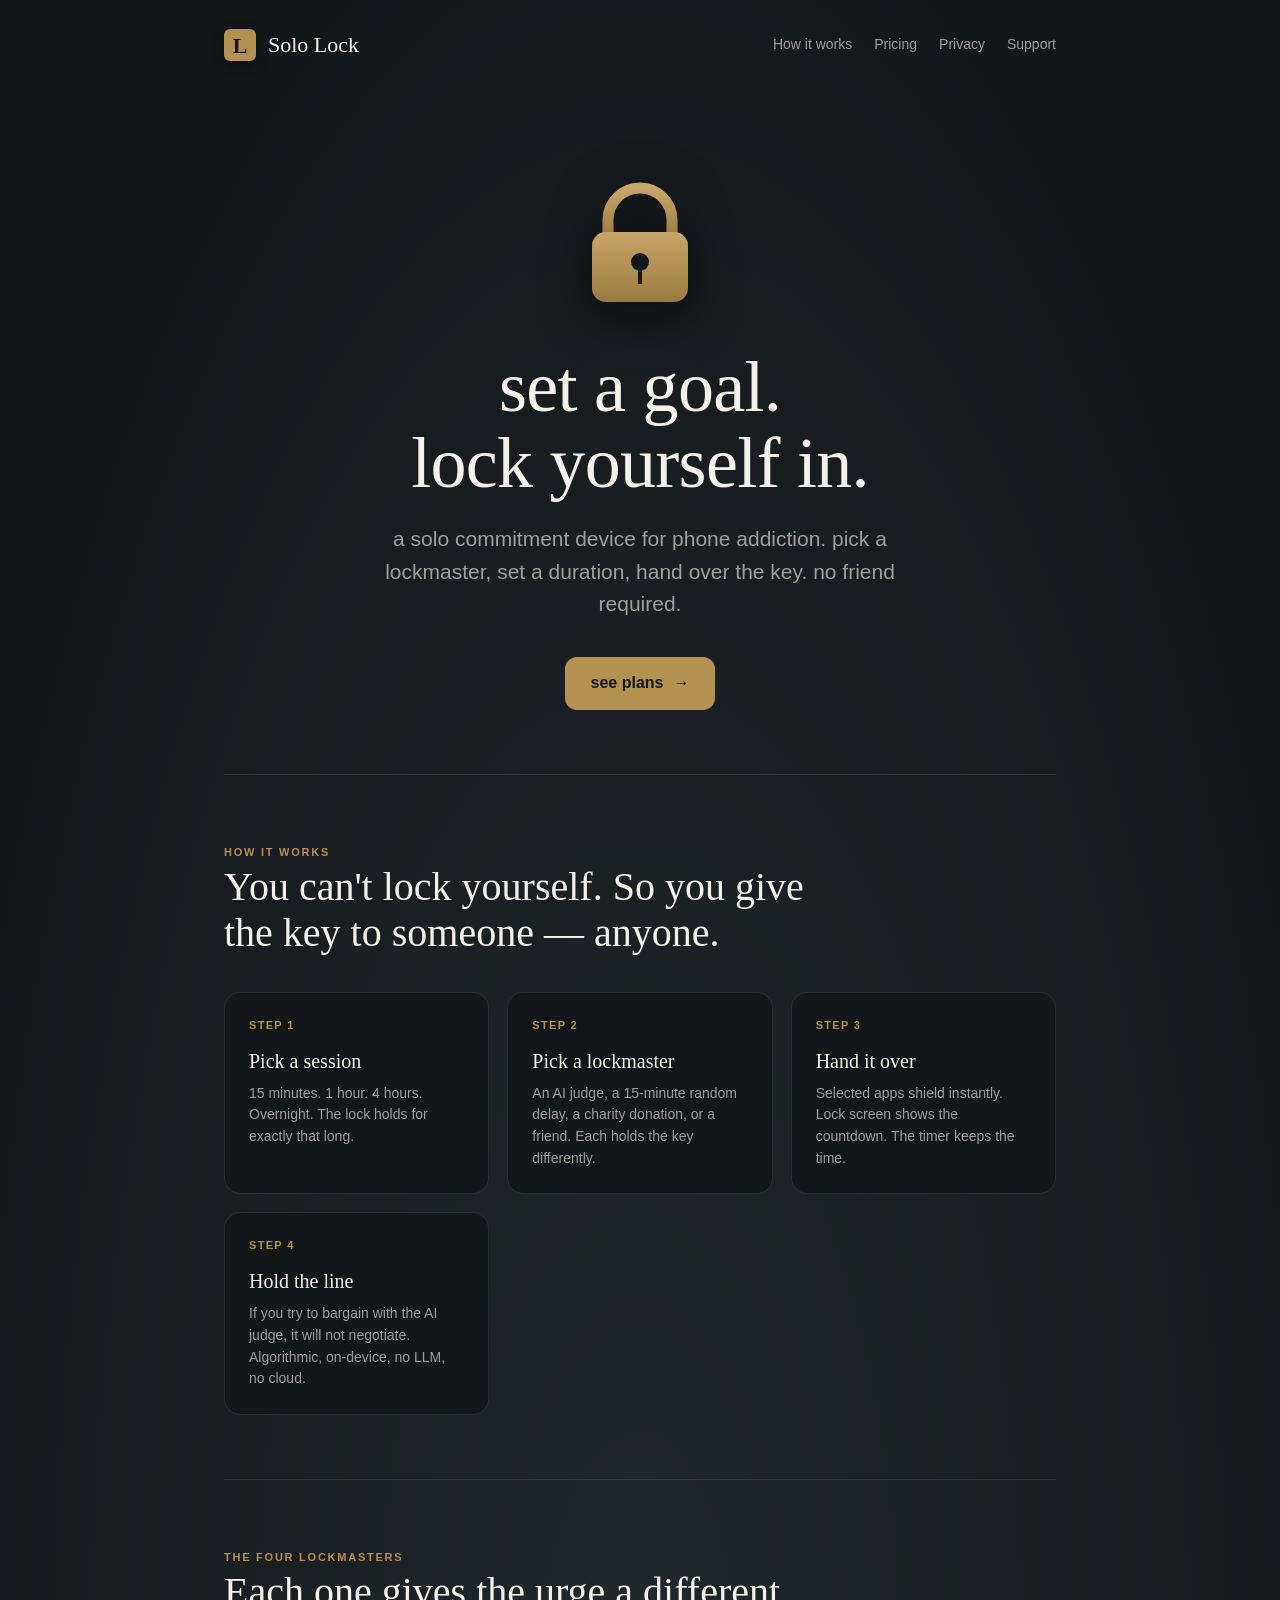
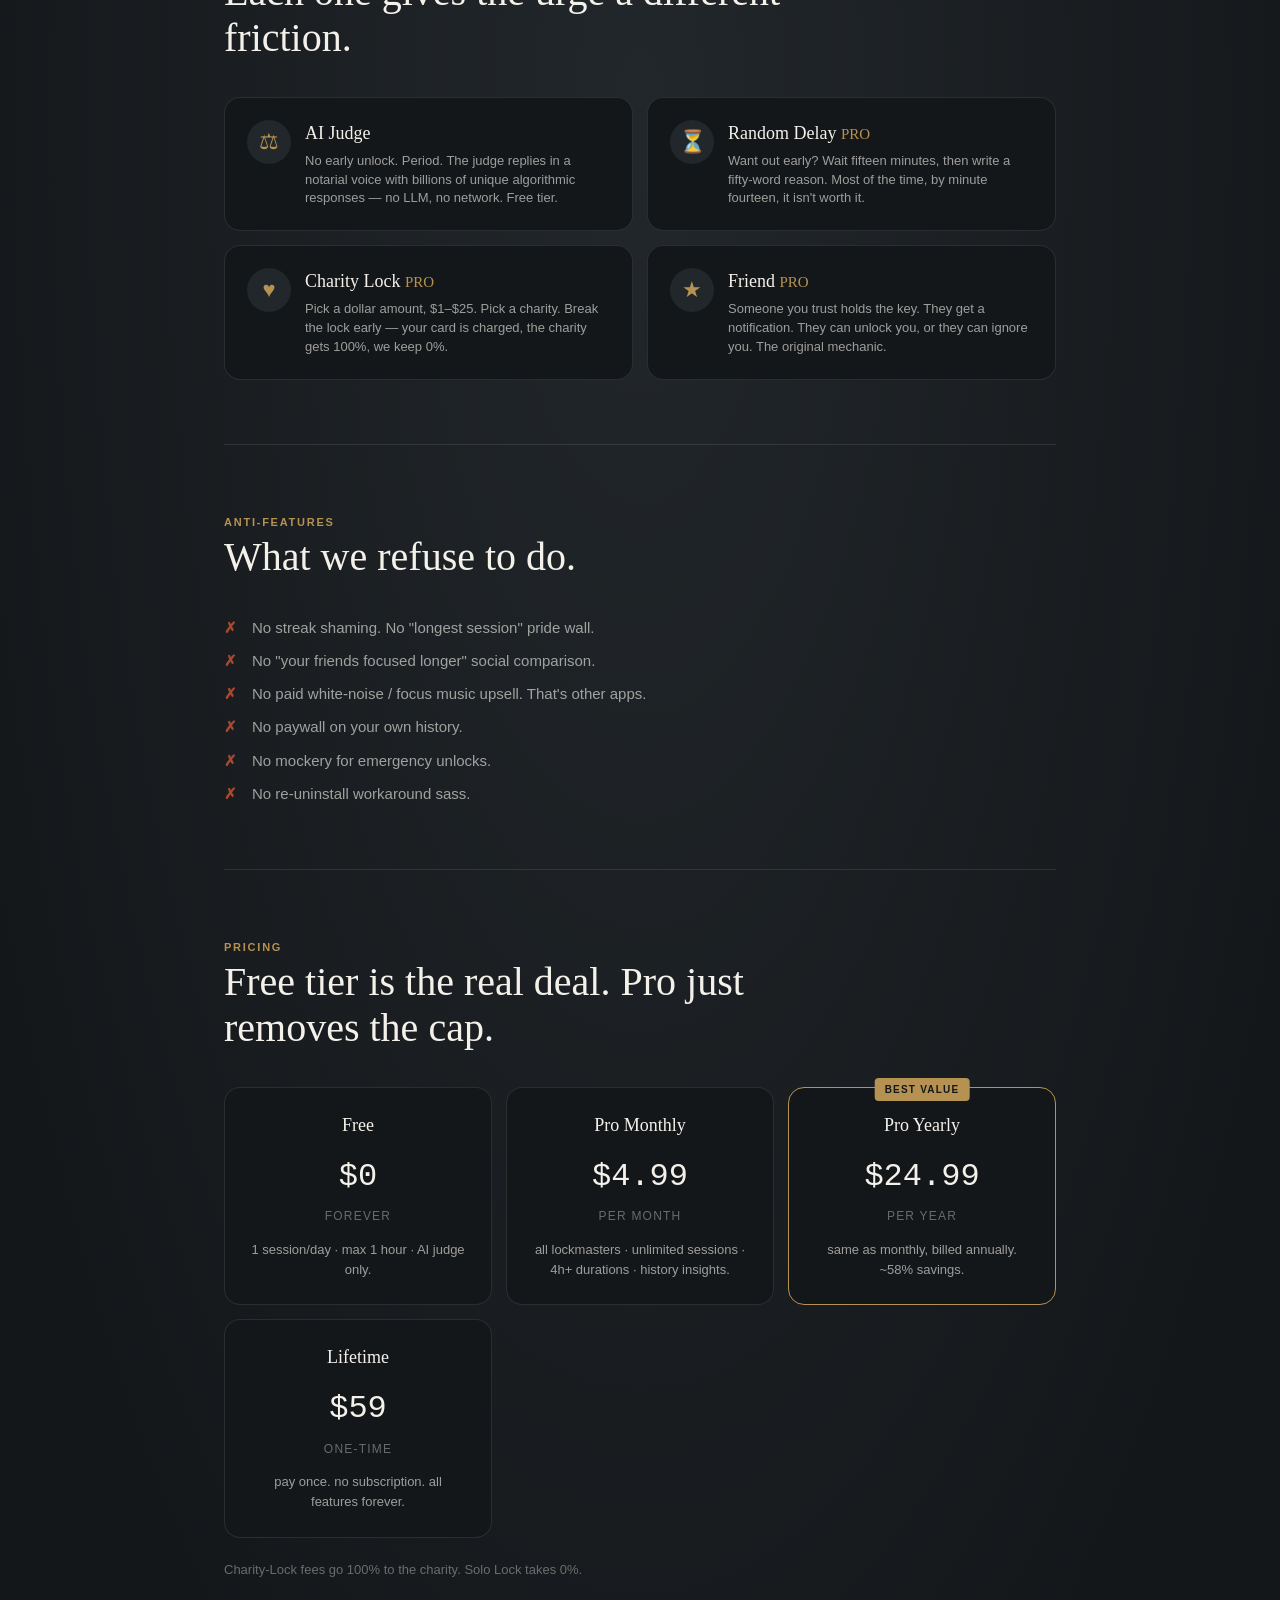
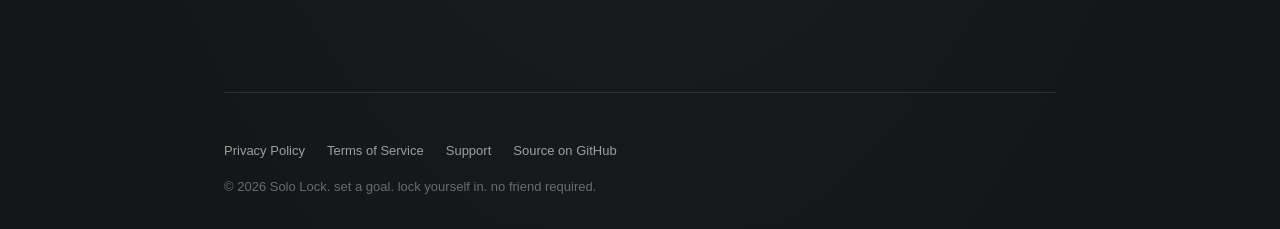
<file: docs/index.html>
<!doctype html>
<html lang="en">
<head>
<meta charset="utf-8">
<meta name="viewport" content="width=device-width, initial-scale=1">
<title>Solo Lock · Phone Time-Out</title>
<meta name="description" content="Set a goal. Lock yourself in. No friend required. A solo commitment device for phone addiction, with an algorithmic AI judge that does not negotiate.">
<meta name="theme-color" content="#22272B">
<meta property="og:title" content="Solo Lock — set a goal. lock yourself in.">
<meta property="og:description" content="A solo commitment device for phone addiction. Pick a lockmaster, set a duration, hand over the key.">
<meta property="og:type" content="website">
<meta property="og:url" content="https://leexuanxuan95-dev.github.io/sololock/">
<link rel="stylesheet" href="style.css">
</head>
<body>
<div class="container">
    <header class="site-header">
        <a href="./" class="brand">
            <span class="brand-mark">L</span>
            <span>Solo Lock</span>
        </a>
        <nav class="nav">
            <a href="#how">How it works</a>
            <a href="#pricing">Pricing</a>
            <a href="privacy.html">Privacy</a>
            <a href="support.html">Support</a>
        </nav>
    </header>

    <section class="hero">
        <svg class="lock-glyph" viewBox="0 0 140 140" xmlns="http://www.w3.org/2000/svg" aria-hidden="true">
            <defs>
                <linearGradient id="brassGrad" x1="0" x2="0" y1="0" y2="1">
                    <stop offset="0" stop-color="#C9A669"/>
                    <stop offset="1" stop-color="#9A7A41"/>
                </linearGradient>
            </defs>
            <!-- shackle -->
            <path d="M 38 70 V 50 a 32 32 0 0 1 64 0 V 70"
                  fill="none" stroke="url(#brassGrad)" stroke-width="11" stroke-linecap="round"/>
            <!-- body -->
            <rect x="22" y="62" width="96" height="70" rx="14" fill="url(#brassGrad)"/>
            <circle cx="70" cy="92" r="9" fill="#14171A"/>
            <rect x="68" y="92" width="4" height="22" fill="#14171A"/>
        </svg>

        <h1>set a goal.<br>lock yourself in.</h1>
        <p class="tagline">a solo commitment device for phone addiction. pick a lockmaster, set a duration, hand over the key. no friend required.</p>
        <a href="#pricing" class="hero-cta">
            <span>see plans</span>
            <span aria-hidden="true">→</span>
        </a>
    </section>

    <section class="section" id="how">
        <span class="section-label">How it works</span>
        <h2>You can't lock yourself. So you give the key to someone — anyone.</h2>
        <div class="features">
            <div class="feature">
                <span class="role">Step 1</span>
                <h3>Pick a session</h3>
                <p>15 minutes. 1 hour. 4 hours. Overnight. The lock holds for exactly that long.</p>
            </div>
            <div class="feature">
                <span class="role">Step 2</span>
                <h3>Pick a lockmaster</h3>
                <p>An AI judge, a 15-minute random delay, a charity donation, or a friend. Each holds the key differently.</p>
            </div>
            <div class="feature">
                <span class="role">Step 3</span>
                <h3>Hand it over</h3>
                <p>Selected apps shield instantly. Lock screen shows the countdown. The timer keeps the time.</p>
            </div>
            <div class="feature">
                <span class="role">Step 4</span>
                <h3>Hold the line</h3>
                <p>If you try to bargain with the AI judge, it will not negotiate. Algorithmic, on-device, no LLM, no cloud.</p>
            </div>
        </div>
    </section>

    <section class="section">
        <span class="section-label">The four lockmasters</span>
        <h2>Each one gives the urge a different friction.</h2>
        <div class="lockmasters">
            <div class="lockmaster">
                <div class="icon">⚖</div>
                <div>
                    <div class="title">AI Judge</div>
                    <div class="sub">No early unlock. Period. The judge replies in a notarial voice with billions of unique algorithmic responses — no LLM, no network. Free tier.</div>
                </div>
            </div>
            <div class="lockmaster">
                <div class="icon">⏳</div>
                <div>
                    <div class="title">Random Delay <small style="color:var(--brass);">PRO</small></div>
                    <div class="sub">Want out early? Wait fifteen minutes, then write a fifty-word reason. Most of the time, by minute fourteen, it isn't worth it.</div>
                </div>
            </div>
            <div class="lockmaster">
                <div class="icon">♥</div>
                <div>
                    <div class="title">Charity Lock <small style="color:var(--brass);">PRO</small></div>
                    <div class="sub">Pick a dollar amount, $1–$25. Pick a charity. Break the lock early — your card is charged, the charity gets 100%, we keep 0%.</div>
                </div>
            </div>
            <div class="lockmaster">
                <div class="icon">★</div>
                <div>
                    <div class="title">Friend <small style="color:var(--brass);">PRO</small></div>
                    <div class="sub">Someone you trust holds the key. They get a notification. They can unlock you, or they can ignore you. The original mechanic.</div>
                </div>
            </div>
        </div>
    </section>

    <section class="section">
        <span class="section-label">Anti-features</span>
        <h2>What we refuse to do.</h2>
        <ul class="anti">
            <li>No streak shaming. No "longest session" pride wall.</li>
            <li>No "your friends focused longer" social comparison.</li>
            <li>No paid white-noise / focus music upsell. That's other apps.</li>
            <li>No paywall on your own history.</li>
            <li>No mockery for emergency unlocks.</li>
            <li>No re-uninstall workaround sass.</li>
        </ul>
    </section>

    <section class="section" id="pricing">
        <span class="section-label">Pricing</span>
        <h2>Free tier is the real deal. Pro just removes the cap.</h2>
        <div class="pricing">
            <div class="tier">
                <h3>Free</h3>
                <div class="price">$0</div>
                <div class="period">forever</div>
                <p style="color:var(--text-secondary);font-size:13px;margin-top:14px;">1 session/day · max 1 hour · AI judge only.</p>
            </div>
            <div class="tier">
                <h3>Pro Monthly</h3>
                <div class="price">$4.99</div>
                <div class="period">per month</div>
                <p style="color:var(--text-secondary);font-size:13px;margin-top:14px;">all lockmasters · unlimited sessions · 4h+ durations · history insights.</p>
            </div>
            <div class="tier featured">
                <h3>Pro Yearly</h3>
                <div class="price">$24.99</div>
                <div class="period">per year</div>
                <p style="color:var(--text-secondary);font-size:13px;margin-top:14px;">same as monthly, billed annually. ~58% savings.</p>
            </div>
            <div class="tier">
                <h3>Lifetime</h3>
                <div class="price">$59</div>
                <div class="period">one-time</div>
                <p style="color:var(--text-secondary);font-size:13px;margin-top:14px;">pay once. no subscription. all features forever.</p>
            </div>
        </div>
        <p style="margin-top:22px;color:var(--text-tertiary);font-size:13px;">Charity-Lock fees go 100% to the charity. Solo Lock takes 0%.</p>
    </section>

    <footer class="site-footer">
        <div class="links">
            <a href="privacy.html">Privacy Policy</a>
            <a href="terms.html">Terms of Service</a>
            <a href="support.html">Support</a>
            <a href="https://github.com/leexuanxuan95-dev/sololock">Source on GitHub</a>
        </div>
        <p>© 2026 Solo Lock. set a goal. lock yourself in. no friend required.</p>
    </footer>
</div>
</body>
</html>
</file>
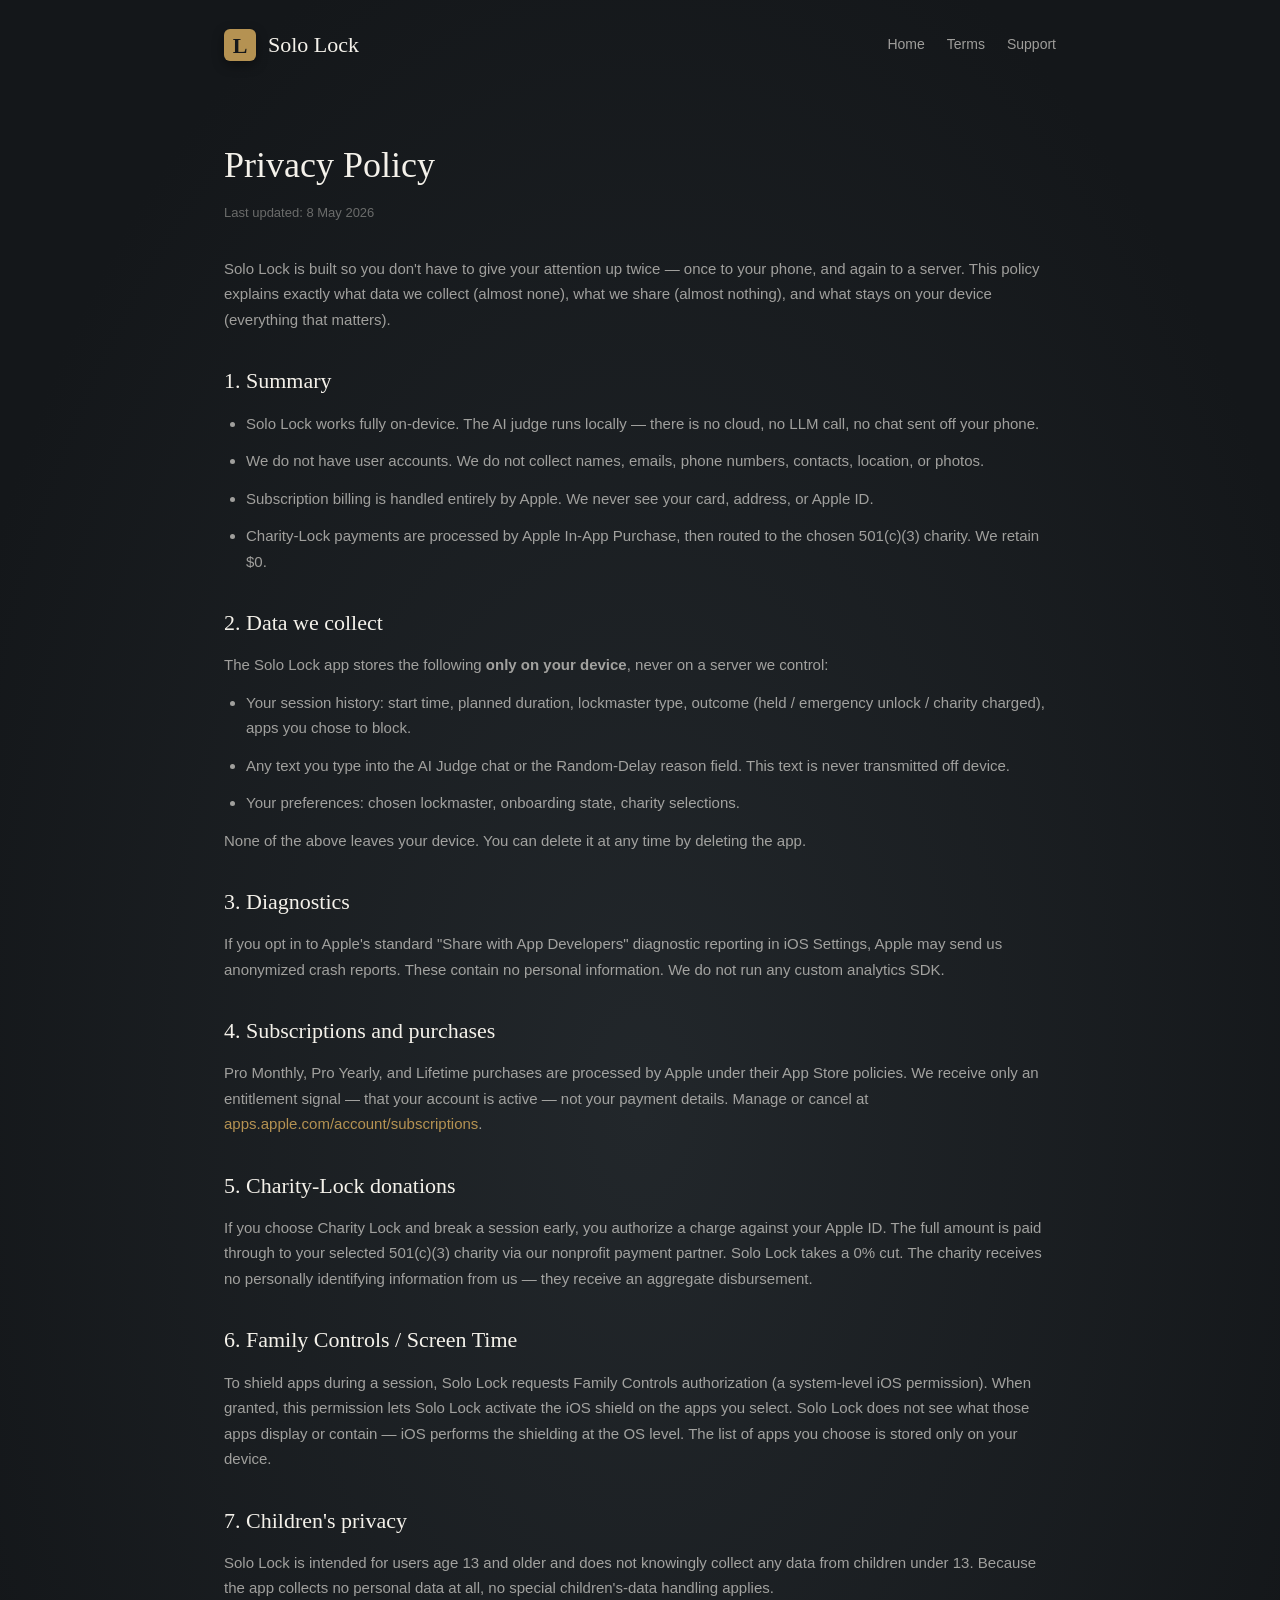
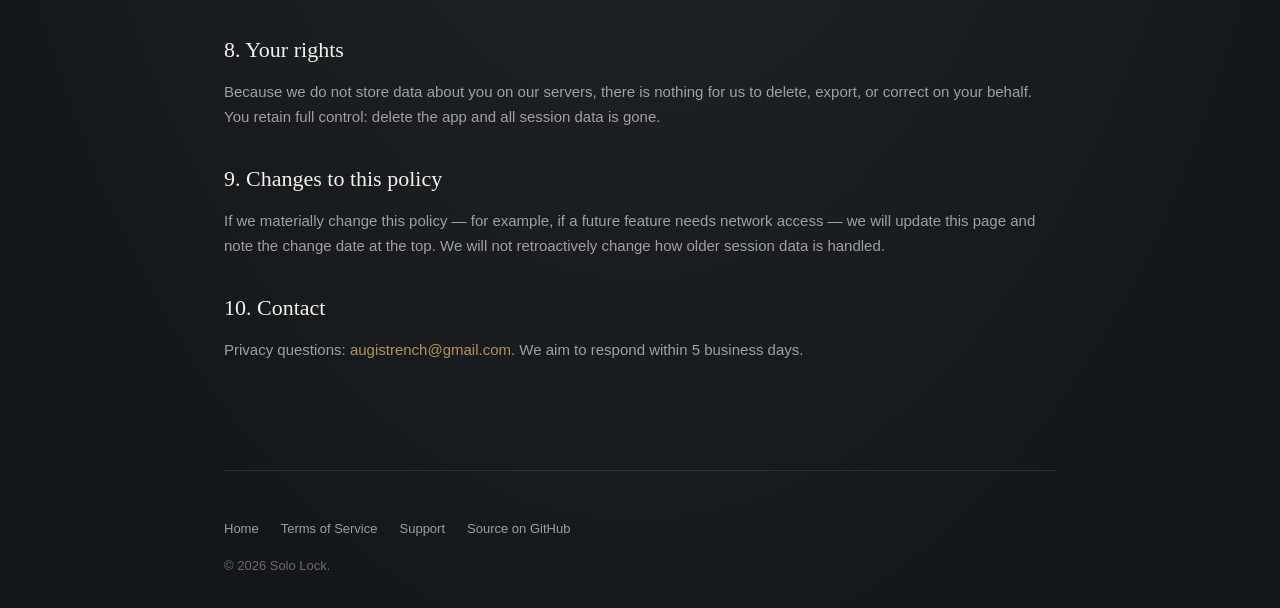
<file: docs/privacy.html>
<!doctype html>
<html lang="en">
<head>
<meta charset="utf-8">
<meta name="viewport" content="width=device-width, initial-scale=1">
<title>Privacy Policy — Solo Lock</title>
<meta name="theme-color" content="#22272B">
<link rel="stylesheet" href="style.css">
</head>
<body>
<div class="container">
    <header class="site-header">
        <a href="./" class="brand">
            <span class="brand-mark">L</span>
            <span>Solo Lock</span>
        </a>
        <nav class="nav">
            <a href="./">Home</a>
            <a href="terms.html">Terms</a>
            <a href="support.html">Support</a>
        </nav>
    </header>

    <main class="longform">
        <h1>Privacy Policy</h1>
        <p class="updated">Last updated: 8 May 2026</p>

        <p>Solo Lock is built so you don't have to give your attention up twice — once to your phone, and again to a server. This policy explains exactly what data we collect (almost none), what we share (almost nothing), and what stays on your device (everything that matters).</p>

        <h2>1. Summary</h2>
        <ul>
            <li>Solo Lock works fully on-device. The AI judge runs locally — there is no cloud, no LLM call, no chat sent off your phone.</li>
            <li>We do not have user accounts. We do not collect names, emails, phone numbers, contacts, location, or photos.</li>
            <li>Subscription billing is handled entirely by Apple. We never see your card, address, or Apple ID.</li>
            <li>Charity-Lock payments are processed by Apple In-App Purchase, then routed to the chosen 501(c)(3) charity. We retain $0.</li>
        </ul>

        <h2>2. Data we collect</h2>
        <p>The Solo Lock app stores the following <strong>only on your device</strong>, never on a server we control:</p>
        <ul>
            <li>Your session history: start time, planned duration, lockmaster type, outcome (held / emergency unlock / charity charged), apps you chose to block.</li>
            <li>Any text you type into the AI Judge chat or the Random-Delay reason field. This text is never transmitted off device.</li>
            <li>Your preferences: chosen lockmaster, onboarding state, charity selections.</li>
        </ul>
        <p>None of the above leaves your device. You can delete it at any time by deleting the app.</p>

        <h2>3. Diagnostics</h2>
        <p>If you opt in to Apple's standard "Share with App Developers" diagnostic reporting in iOS Settings, Apple may send us anonymized crash reports. These contain no personal information. We do not run any custom analytics SDK.</p>

        <h2>4. Subscriptions and purchases</h2>
        <p>Pro Monthly, Pro Yearly, and Lifetime purchases are processed by Apple under their App Store policies. We receive only an entitlement signal — that your account is active — not your payment details. Manage or cancel at <a href="https://apps.apple.com/account/subscriptions">apps.apple.com/account/subscriptions</a>.</p>

        <h2>5. Charity-Lock donations</h2>
        <p>If you choose Charity Lock and break a session early, you authorize a charge against your Apple ID. The full amount is paid through to your selected 501(c)(3) charity via our nonprofit payment partner. Solo Lock takes a 0% cut. The charity receives no personally identifying information from us — they receive an aggregate disbursement.</p>

        <h2>6. Family Controls / Screen Time</h2>
        <p>To shield apps during a session, Solo Lock requests Family Controls authorization (a system-level iOS permission). When granted, this permission lets Solo Lock activate the iOS shield on the apps you select. Solo Lock does not see what those apps display or contain — iOS performs the shielding at the OS level. The list of apps you choose is stored only on your device.</p>

        <h2>7. Children's privacy</h2>
        <p>Solo Lock is intended for users age 13 and older and does not knowingly collect any data from children under 13. Because the app collects no personal data at all, no special children's-data handling applies.</p>

        <h2>8. Your rights</h2>
        <p>Because we do not store data about you on our servers, there is nothing for us to delete, export, or correct on your behalf. You retain full control: delete the app and all session data is gone.</p>

        <h2>9. Changes to this policy</h2>
        <p>If we materially change this policy — for example, if a future feature needs network access — we will update this page and note the change date at the top. We will not retroactively change how older session data is handled.</p>

        <h2>10. Contact</h2>
        <p>Privacy questions: <a href="mailto:augistrench@gmail.com">augistrench@gmail.com</a>. We aim to respond within 5 business days.</p>
    </main>

    <footer class="site-footer">
        <div class="links">
            <a href="./">Home</a>
            <a href="terms.html">Terms of Service</a>
            <a href="support.html">Support</a>
            <a href="https://github.com/leexuanxuan95-dev/sololock">Source on GitHub</a>
        </div>
        <p>© 2026 Solo Lock.</p>
    </footer>
</div>
</body>
</html>
</file>
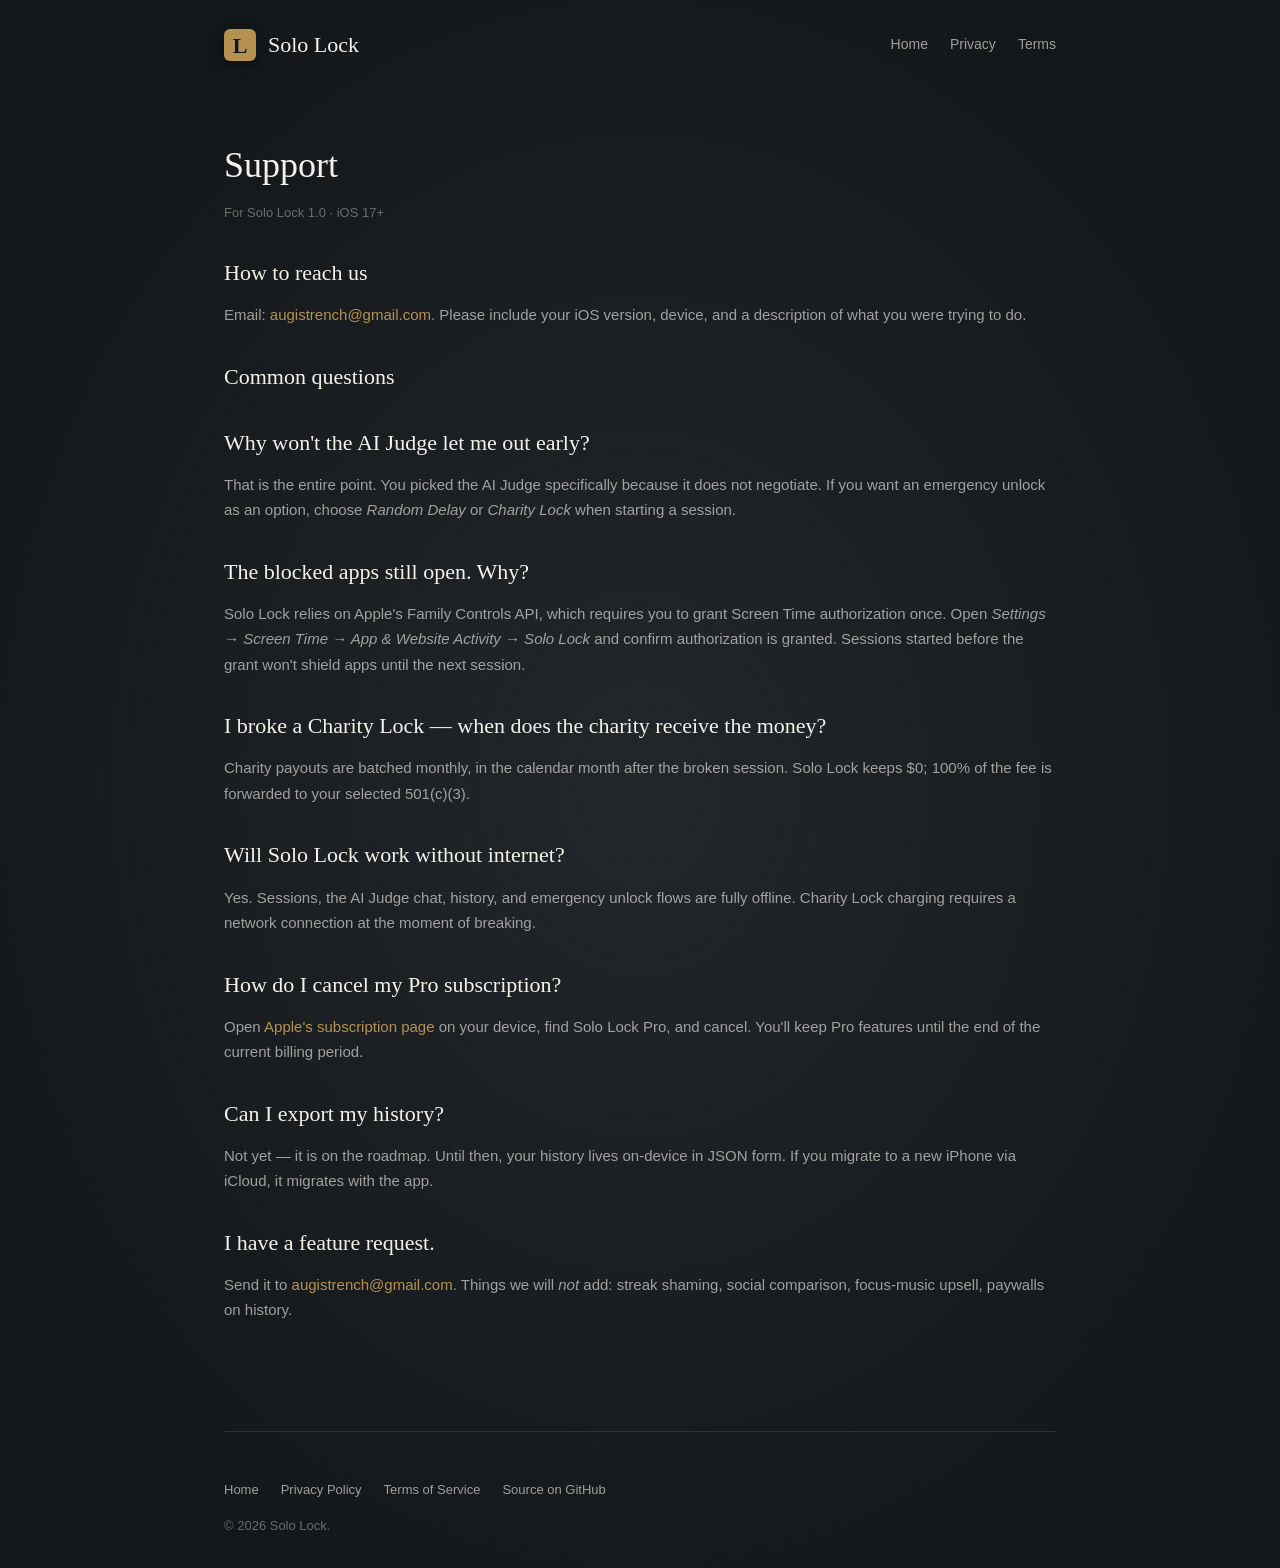
<file: docs/support.html>
<!doctype html>
<html lang="en">
<head>
<meta charset="utf-8">
<meta name="viewport" content="width=device-width, initial-scale=1">
<title>Support — Solo Lock</title>
<meta name="theme-color" content="#22272B">
<link rel="stylesheet" href="style.css">
</head>
<body>
<div class="container">
    <header class="site-header">
        <a href="./" class="brand">
            <span class="brand-mark">L</span>
            <span>Solo Lock</span>
        </a>
        <nav class="nav">
            <a href="./">Home</a>
            <a href="privacy.html">Privacy</a>
            <a href="terms.html">Terms</a>
        </nav>
    </header>

    <main class="longform">
        <h1>Support</h1>
        <p class="updated">For Solo Lock 1.0 · iOS 17+</p>

        <h2>How to reach us</h2>
        <p>Email: <a href="mailto:augistrench@gmail.com">augistrench@gmail.com</a>. Please include your iOS version, device, and a description of what you were trying to do.</p>

        <h2>Common questions</h2>

        <h2>Why won't the AI Judge let me out early?</h2>
        <p>That is the entire point. You picked the AI Judge specifically because it does not negotiate. If you want an emergency unlock as an option, choose <em>Random Delay</em> or <em>Charity Lock</em> when starting a session.</p>

        <h2>The blocked apps still open. Why?</h2>
        <p>Solo Lock relies on Apple's Family Controls API, which requires you to grant Screen Time authorization once. Open <em>Settings → Screen Time → App &amp; Website Activity → Solo Lock</em> and confirm authorization is granted. Sessions started before the grant won't shield apps until the next session.</p>

        <h2>I broke a Charity Lock — when does the charity receive the money?</h2>
        <p>Charity payouts are batched monthly, in the calendar month after the broken session. Solo Lock keeps $0; 100% of the fee is forwarded to your selected 501(c)(3).</p>

        <h2>Will Solo Lock work without internet?</h2>
        <p>Yes. Sessions, the AI Judge chat, history, and emergency unlock flows are fully offline. Charity Lock charging requires a network connection at the moment of breaking.</p>

        <h2>How do I cancel my Pro subscription?</h2>
        <p>Open <a href="https://apps.apple.com/account/subscriptions">Apple's subscription page</a> on your device, find Solo Lock Pro, and cancel. You'll keep Pro features until the end of the current billing period.</p>

        <h2>Can I export my history?</h2>
        <p>Not yet — it is on the roadmap. Until then, your history lives on-device in JSON form. If you migrate to a new iPhone via iCloud, it migrates with the app.</p>

        <h2>I have a feature request.</h2>
        <p>Send it to <a href="mailto:augistrench@gmail.com">augistrench@gmail.com</a>. Things we will <em>not</em> add: streak shaming, social comparison, focus-music upsell, paywalls on history.</p>
    </main>

    <footer class="site-footer">
        <div class="links">
            <a href="./">Home</a>
            <a href="privacy.html">Privacy Policy</a>
            <a href="terms.html">Terms of Service</a>
            <a href="https://github.com/leexuanxuan95-dev/sololock">Source on GitHub</a>
        </div>
        <p>© 2026 Solo Lock.</p>
    </footer>
</div>
</body>
</html>
</file>
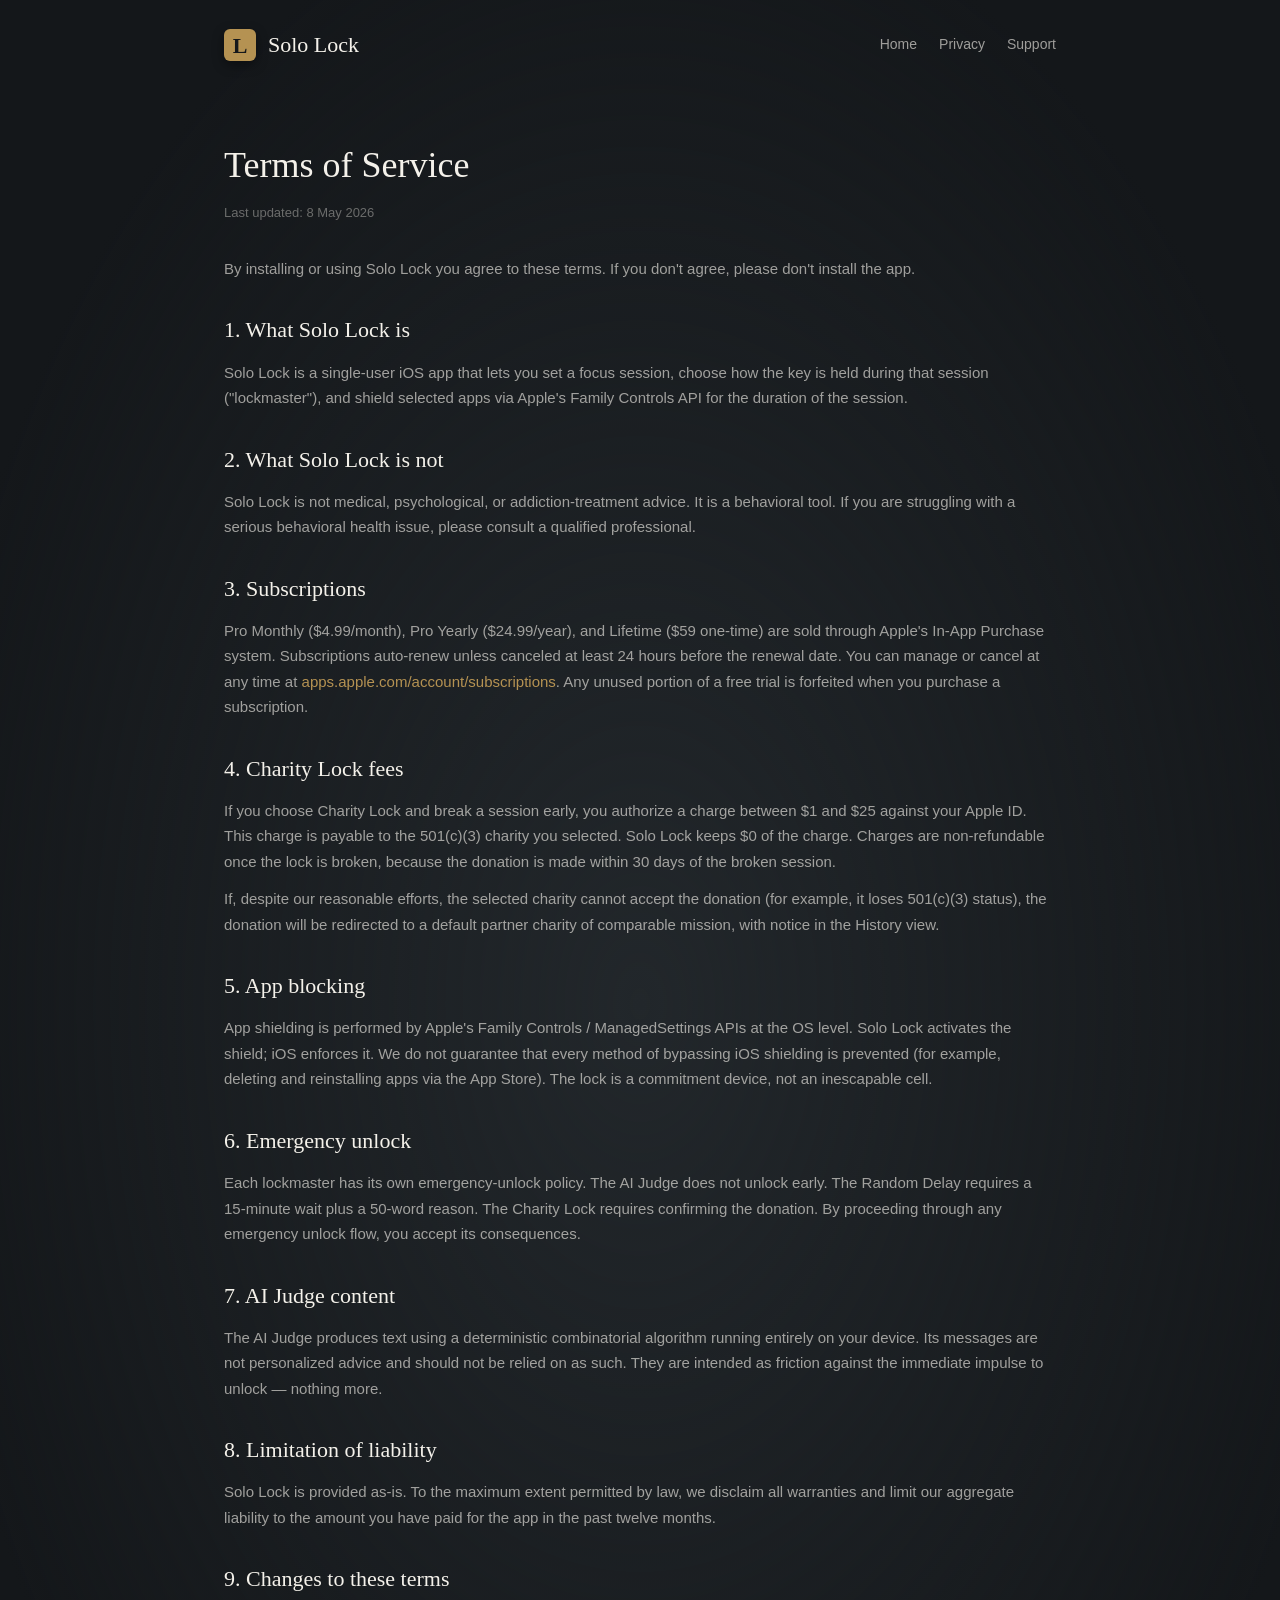
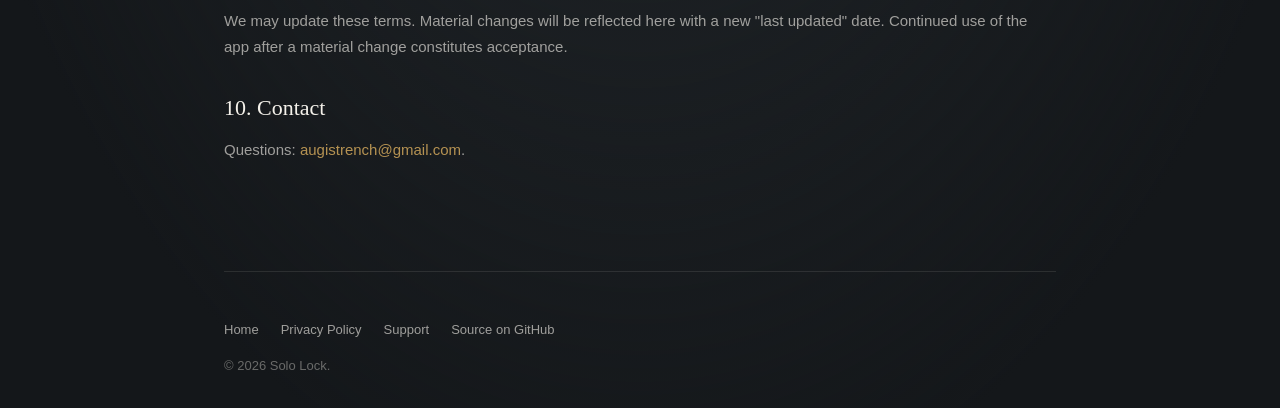
<file: docs/terms.html>
<!doctype html>
<html lang="en">
<head>
<meta charset="utf-8">
<meta name="viewport" content="width=device-width, initial-scale=1">
<title>Terms of Service — Solo Lock</title>
<meta name="theme-color" content="#22272B">
<link rel="stylesheet" href="style.css">
</head>
<body>
<div class="container">
    <header class="site-header">
        <a href="./" class="brand">
            <span class="brand-mark">L</span>
            <span>Solo Lock</span>
        </a>
        <nav class="nav">
            <a href="./">Home</a>
            <a href="privacy.html">Privacy</a>
            <a href="support.html">Support</a>
        </nav>
    </header>

    <main class="longform">
        <h1>Terms of Service</h1>
        <p class="updated">Last updated: 8 May 2026</p>

        <p>By installing or using Solo Lock you agree to these terms. If you don't agree, please don't install the app.</p>

        <h2>1. What Solo Lock is</h2>
        <p>Solo Lock is a single-user iOS app that lets you set a focus session, choose how the key is held during that session ("lockmaster"), and shield selected apps via Apple's Family Controls API for the duration of the session.</p>

        <h2>2. What Solo Lock is not</h2>
        <p>Solo Lock is not medical, psychological, or addiction-treatment advice. It is a behavioral tool. If you are struggling with a serious behavioral health issue, please consult a qualified professional.</p>

        <h2>3. Subscriptions</h2>
        <p>Pro Monthly ($4.99/month), Pro Yearly ($24.99/year), and Lifetime ($59 one-time) are sold through Apple's In-App Purchase system. Subscriptions auto-renew unless canceled at least 24 hours before the renewal date. You can manage or cancel at any time at <a href="https://apps.apple.com/account/subscriptions">apps.apple.com/account/subscriptions</a>. Any unused portion of a free trial is forfeited when you purchase a subscription.</p>

        <h2>4. Charity Lock fees</h2>
        <p>If you choose Charity Lock and break a session early, you authorize a charge between $1 and $25 against your Apple ID. This charge is payable to the 501(c)(3) charity you selected. Solo Lock keeps $0 of the charge. Charges are non-refundable once the lock is broken, because the donation is made within 30 days of the broken session.</p>
        <p>If, despite our reasonable efforts, the selected charity cannot accept the donation (for example, it loses 501(c)(3) status), the donation will be redirected to a default partner charity of comparable mission, with notice in the History view.</p>

        <h2>5. App blocking</h2>
        <p>App shielding is performed by Apple's Family Controls / ManagedSettings APIs at the OS level. Solo Lock activates the shield; iOS enforces it. We do not guarantee that every method of bypassing iOS shielding is prevented (for example, deleting and reinstalling apps via the App Store). The lock is a commitment device, not an inescapable cell.</p>

        <h2>6. Emergency unlock</h2>
        <p>Each lockmaster has its own emergency-unlock policy. The AI Judge does not unlock early. The Random Delay requires a 15-minute wait plus a 50-word reason. The Charity Lock requires confirming the donation. By proceeding through any emergency unlock flow, you accept its consequences.</p>

        <h2>7. AI Judge content</h2>
        <p>The AI Judge produces text using a deterministic combinatorial algorithm running entirely on your device. Its messages are not personalized advice and should not be relied on as such. They are intended as friction against the immediate impulse to unlock — nothing more.</p>

        <h2>8. Limitation of liability</h2>
        <p>Solo Lock is provided as-is. To the maximum extent permitted by law, we disclaim all warranties and limit our aggregate liability to the amount you have paid for the app in the past twelve months.</p>

        <h2>9. Changes to these terms</h2>
        <p>We may update these terms. Material changes will be reflected here with a new "last updated" date. Continued use of the app after a material change constitutes acceptance.</p>

        <h2>10. Contact</h2>
        <p>Questions: <a href="mailto:augistrench@gmail.com">augistrench@gmail.com</a>.</p>
    </main>

    <footer class="site-footer">
        <div class="links">
            <a href="./">Home</a>
            <a href="privacy.html">Privacy Policy</a>
            <a href="support.html">Support</a>
            <a href="https://github.com/leexuanxuan95-dev/sololock">Source on GitHub</a>
        </div>
        <p>© 2026 Solo Lock.</p>
    </footer>
</div>
</body>
</html>
</file>
<file: docs/style.css>
:root {
    --vault: #22272B;
    --vault-deep: #14171A;
    --brass: #B59252;
    --open-green: #3F6B4A;
    --sos-red: #A8482F;
    --cream: #F4F1EA;
    --text-secondary: rgba(244, 241, 234, 0.62);
    --text-tertiary: rgba(244, 241, 234, 0.38);
    --hairline: rgba(244, 241, 234, 0.10);
}

* { box-sizing: border-box; margin: 0; padding: 0; }

html, body {
    background: var(--vault);
    color: var(--cream);
    font-family: -apple-system, BlinkMacSystemFont, "SF Pro Text", "Helvetica Neue", sans-serif;
    line-height: 1.55;
    font-size: 16px;
    -webkit-font-smoothing: antialiased;
    overflow-x: hidden;
}

body {
    background:
        radial-gradient(ellipse at center, rgba(34,39,43,0) 0%, var(--vault-deep) 80%),
        var(--vault);
    min-height: 100vh;
}

a { color: var(--brass); text-decoration: none; transition: opacity .15s; }
a:hover { opacity: 0.75; }

.container {
    max-width: 880px;
    margin: 0 auto;
    padding: 0 24px;
}

/* Header */

.site-header {
    padding: 28px 0;
    display: flex;
    align-items: center;
    justify-content: space-between;
}
.brand {
    display: flex;
    align-items: center;
    gap: 12px;
    font-family: "New York", Georgia, "Times New Roman", serif;
    font-size: 22px;
    color: var(--cream);
}
.brand-mark {
    width: 32px;
    height: 32px;
    border-radius: 6px;
    background: var(--brass);
    display: grid;
    place-items: center;
    color: var(--vault-deep);
    font-weight: 700;
    box-shadow: 0 4px 12px rgba(0,0,0,0.4);
}
.nav { display: flex; gap: 22px; font-size: 14px; }
.nav a { color: var(--text-secondary); }
.nav a:hover { color: var(--cream); }

/* Hero */

.hero {
    padding: 80px 0 64px;
    text-align: center;
}
.hero h1 {
    font-family: "New York", Georgia, "Times New Roman", serif;
    font-size: clamp(40px, 6vw, 72px);
    font-weight: 400;
    letter-spacing: -0.01em;
    line-height: 1.05;
    margin-bottom: 22px;
}
.hero .tagline {
    font-size: clamp(17px, 2.2vw, 21px);
    color: var(--text-secondary);
    max-width: 560px;
    margin: 0 auto 36px;
}
.hero-cta {
    display: inline-flex;
    align-items: center;
    gap: 10px;
    padding: 14px 26px;
    background: var(--brass);
    color: var(--vault-deep);
    border-radius: 12px;
    font-weight: 600;
    font-size: 16px;
    transition: transform .15s ease;
}
.hero-cta:hover { transform: translateY(-1px); opacity: 1; }

/* Lock glyph */

.lock-glyph {
    width: 140px;
    height: 140px;
    margin: 0 auto 40px;
    display: block;
    filter: drop-shadow(0 12px 24px rgba(0,0,0,0.5));
}

/* Features */

.section {
    padding: 64px 0;
    border-top: 1px solid var(--hairline);
}
.section-label {
    font-size: 11px;
    letter-spacing: 0.16em;
    color: var(--brass);
    text-transform: uppercase;
    font-weight: 600;
    margin-bottom: 14px;
}
.section h2 {
    font-family: "New York", Georgia, "Times New Roman", serif;
    font-size: clamp(28px, 4vw, 40px);
    font-weight: 400;
    margin-bottom: 36px;
    max-width: 580px;
    line-height: 1.15;
}

.features {
    display: grid;
    grid-template-columns: repeat(auto-fit, minmax(240px, 1fr));
    gap: 18px;
}
.feature {
    background: var(--vault-deep);
    border: 1px solid var(--hairline);
    border-radius: 16px;
    padding: 24px;
}
.feature h3 {
    font-family: "New York", Georgia, "Times New Roman", serif;
    font-size: 20px;
    font-weight: 400;
    margin-bottom: 6px;
    color: var(--cream);
}
.feature .role {
    font-size: 11px;
    letter-spacing: 0.12em;
    color: var(--brass);
    text-transform: uppercase;
    font-weight: 600;
    margin-bottom: 12px;
    display: block;
}
.feature p {
    color: var(--text-secondary);
    font-size: 14px;
}

/* Lockmasters table */
.lockmasters {
    display: grid;
    grid-template-columns: repeat(auto-fit, minmax(280px, 1fr));
    gap: 14px;
}
.lockmaster {
    background: var(--vault-deep);
    border: 1px solid var(--hairline);
    border-radius: 16px;
    padding: 22px;
    display: flex;
    gap: 14px;
}
.lockmaster .icon {
    width: 44px;
    height: 44px;
    border-radius: 50%;
    background: var(--vault);
    display: grid;
    place-items: center;
    flex-shrink: 0;
    font-size: 22px;
    color: var(--brass);
}
.lockmaster .title {
    font-family: "New York", Georgia, "Times New Roman", serif;
    font-size: 18px;
    margin-bottom: 4px;
}
.lockmaster .sub {
    color: var(--text-secondary);
    font-size: 13px;
    line-height: 1.45;
}

/* Anti-features */
.anti {
    display: flex;
    flex-direction: column;
    gap: 10px;
    color: var(--text-secondary);
    font-size: 15px;
}
.anti li { list-style: none; padding-left: 28px; position: relative; }
.anti li::before {
    content: "✗";
    position: absolute; left: 0;
    color: var(--sos-red);
    font-weight: 700;
}

/* Pricing */
.pricing {
    display: grid;
    grid-template-columns: repeat(auto-fit, minmax(220px, 1fr));
    gap: 14px;
}
.tier {
    background: var(--vault-deep);
    border: 1px solid var(--hairline);
    border-radius: 16px;
    padding: 24px;
    text-align: center;
}
.tier.featured {
    border-color: var(--brass);
    border-width: 1.5px;
    position: relative;
}
.tier.featured::before {
    content: "BEST VALUE";
    position: absolute;
    top: -10px; left: 50%;
    transform: translateX(-50%);
    background: var(--brass);
    color: var(--vault-deep);
    font-size: 10px;
    font-weight: 700;
    letter-spacing: 0.12em;
    padding: 4px 10px;
    border-radius: 4px;
}
.tier h3 {
    font-family: "New York", Georgia, "Times New Roman", serif;
    font-size: 18px;
    font-weight: 400;
    margin-bottom: 4px;
}
.tier .price {
    font-family: "SF Mono", Menlo, monospace;
    font-size: 32px;
    color: var(--cream);
    margin: 12px 0 6px;
}
.tier .period {
    font-size: 12px;
    color: var(--text-tertiary);
    text-transform: uppercase;
    letter-spacing: 0.1em;
}

/* Footer */
.site-footer {
    padding: 48px 0 32px;
    border-top: 1px solid var(--hairline);
    margin-top: 48px;
    color: var(--text-tertiary);
    font-size: 13px;
}
.site-footer .links {
    display: flex;
    gap: 22px;
    flex-wrap: wrap;
    margin-bottom: 16px;
}
.site-footer .links a { color: var(--text-secondary); }

/* Long-form pages (privacy, terms, support) */
.longform {
    padding: 48px 0;
}
.longform h1 {
    font-family: "New York", Georgia, "Times New Roman", serif;
    font-size: 36px;
    font-weight: 400;
    margin-bottom: 8px;
}
.longform .updated {
    color: var(--text-tertiary);
    font-size: 13px;
    margin-bottom: 32px;
}
.longform h2 {
    font-family: "New York", Georgia, "Times New Roman", serif;
    font-size: 22px;
    font-weight: 400;
    margin: 32px 0 12px;
    color: var(--cream);
}
.longform p, .longform li {
    color: var(--text-secondary);
    font-size: 15px;
    margin-bottom: 12px;
    line-height: 1.7;
}
.longform ul {
    padding-left: 22px;
    margin-bottom: 12px;
}

/* Responsive */
@media (max-width: 600px) {
    .hero { padding: 56px 0 40px; }
    .section { padding: 48px 0; }
}
</file>
